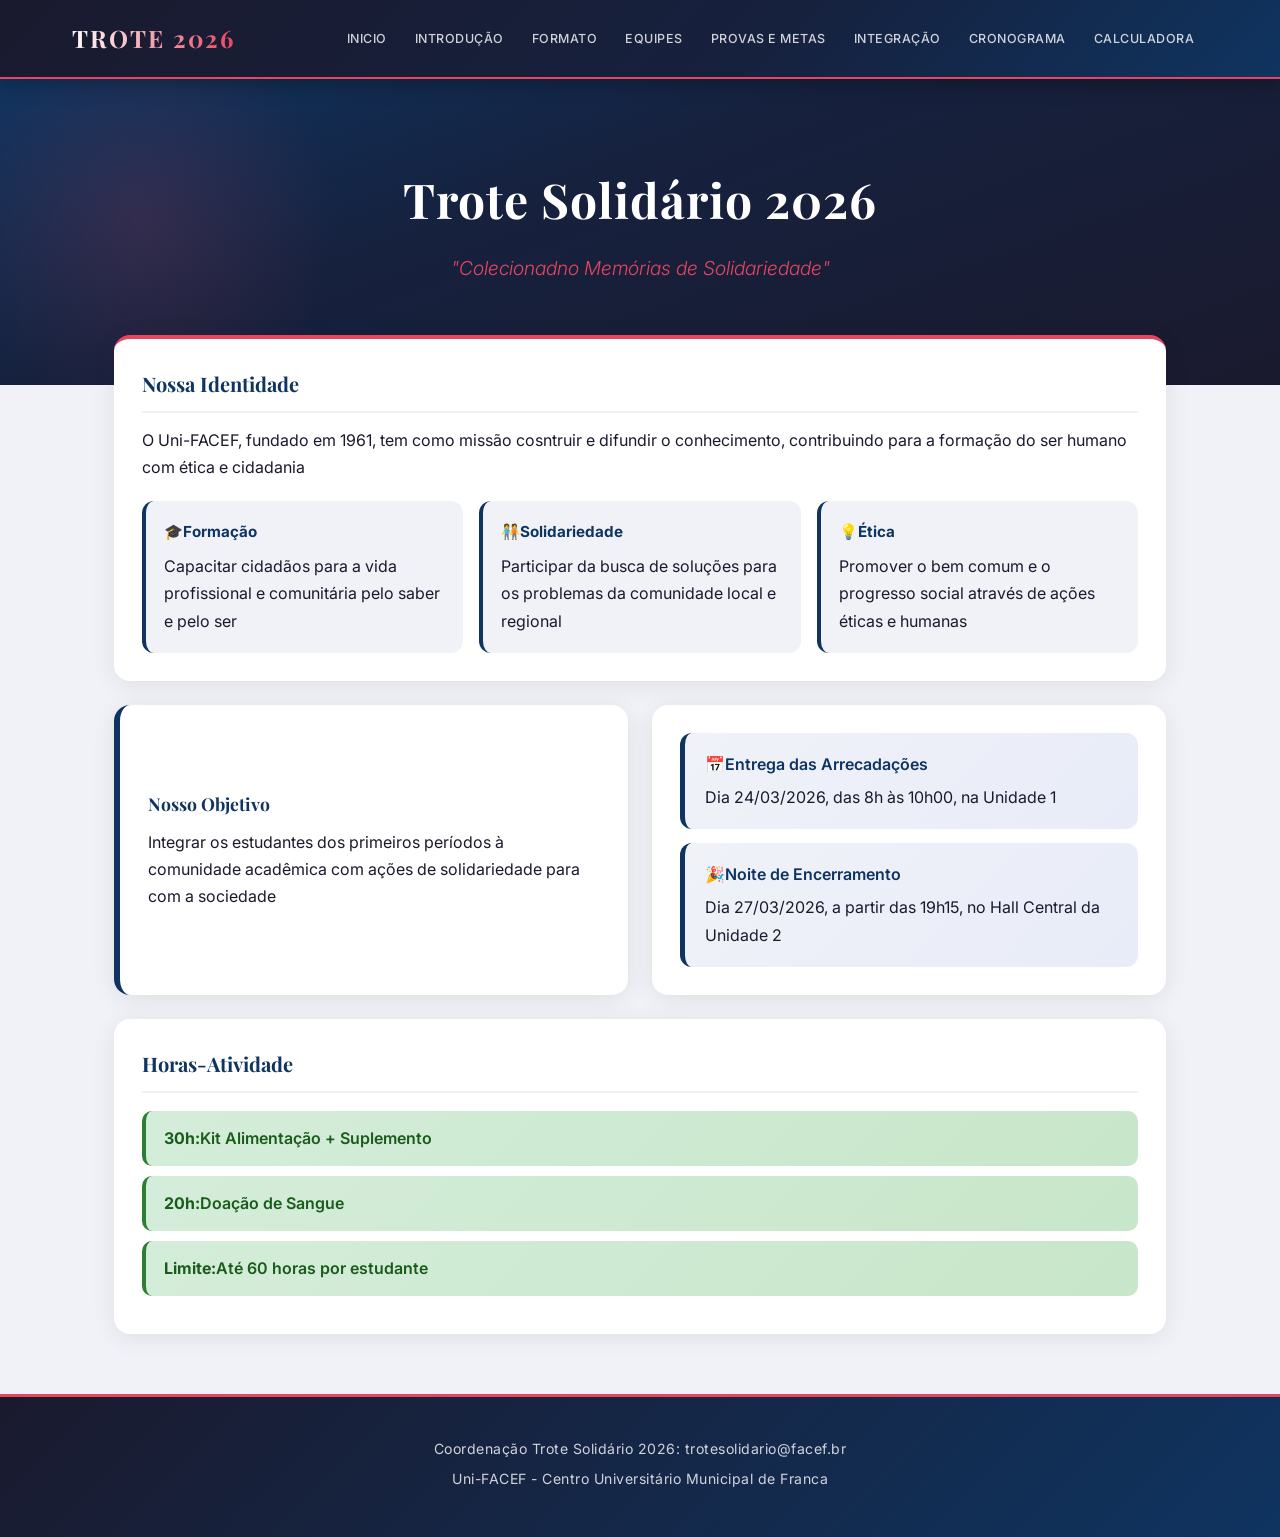
<file: index.html>
<!DOCTYPE html>
<html lang="pt-br">
    <head>
        <meta charset="UTF-8">
        <meta name="viewport" content="width=device-width, initial-scale=1.0">
        <title>Trote Solidário</title>
        <link rel="preconnect" href="https://fonts.googleapis.com">
    <link rel="preconnect" href="https://fonts.gstatic.com" crossorigin>
    <link rel="stylesheet" href="style.css">
    </head>
    <body>
        <nav class="menu"><!--Menu de navegação-->
            <div class="menu-container">
                <a href="index.html" class="menu-logo">TROTE 2026</a>
                <ul>
                    <li class="lista"><a href="index.html"> Inicio</a></li>
                    <li class="lista"><a href="introdução.html"> Introdução</a></li>
                    <li class="lista"><a href="formato.html"> Formato</a></li>
                    <li class="lista"><a href="equipes.html"> Equipes</a></li>
                    <li class="lista"><a href="provas.html"> Provas e Metas</a></li>
                    <li class="lista"><a href="integracao.html"> Integração</a></li>
                    <li class="lista"><a href="cronograma.html"> Cronograma</a></li>
                    <li class="lista"><a href="calculadora.html"> Calculadora</a></li>
                </ul>
            </div>
        </nav>
        <header class="cabecalho">
            <div class="cabecalho-container">
                <h1>Trote Solidário 2026</h1>
                <h2>"Colecionadno Memórias de Solidariedade"</h2>
            </div>
        </header>
        <main class="principal index-principal">
            <section class="missao-valores">
                <h3>Nossa Identidade</h3>
                <p>O Uni-FACEF, fundado em 1961, tem como missão cosntruir e difundir o 
                conhecimento, contribuindo para a formação do ser humano com ética e cidadania</p>
                <div class="pilares-container">
                    <div class="pilar">
                        <strong>🎓Formação</strong>
                        <p>Capacitar cidadãos para a vida profissional e comunitária pelo saber e pelo ser</p>
                    </div>
                    <div class="pilar">
                        <strong>🧑‍🤝‍🧑Solidariedade</strong>
                        <p>Participar da busca de soluções para os problemas da comunidade local e regional</p>
                    </div>
                    <div class="pilar">
                        <strong>💡Ética</strong>
                        <p>Promover o bem comum e o progresso social através de ações éticas e humanas</p>
                    </div>
                </div>

            </section>
            <section class="objetivo">
                <div>
                    <strong>Nosso Objetivo</strong>
                    <p>Integrar os estudantes dos primeiros períodos à comunidade acadêmica com ações de solidariedade para com a sociedade</p>
                </div>
            </section>
            <section class="arrecadacoes">
                <div class="encerramento">
                    <strong>📅Entrega das Arrecadações</strong>
                    <p>Dia 24/03/2026, das 8h às 10h00, na Unidade 1</p>
                </div>
                <div class="encerramento">
                    <strong>🎉Noite de Encerramento</strong>
                    <p>Dia 27/03/2026, a partir das 19h15, no Hall Central da Unidade 2</p>
                </div>
            </section>
            <section class="atividade-container">
                <strong class="hora">Horas-Atividade</strong>
                <div class="doacao">
                    <strong>30h:</strong>Kit Alimentação + Suplemento
                </div>
                <div class="doacao">
                    <strong>20h:</strong>Doação de Sangue
                </div>
                <div class="doacao">
                    <strong>Limite:</strong>Até 60 horas por estudante
                </div>
            </section>     
        </main>
        <footer>
            <p>Coordenação Trote Solidário 2026: trotesolidario@facef.br</p>
            <p>Uni-FACEF - Centro Universitário Municipal de Franca</p>
        </footer>
    </body>
</html>
</file>
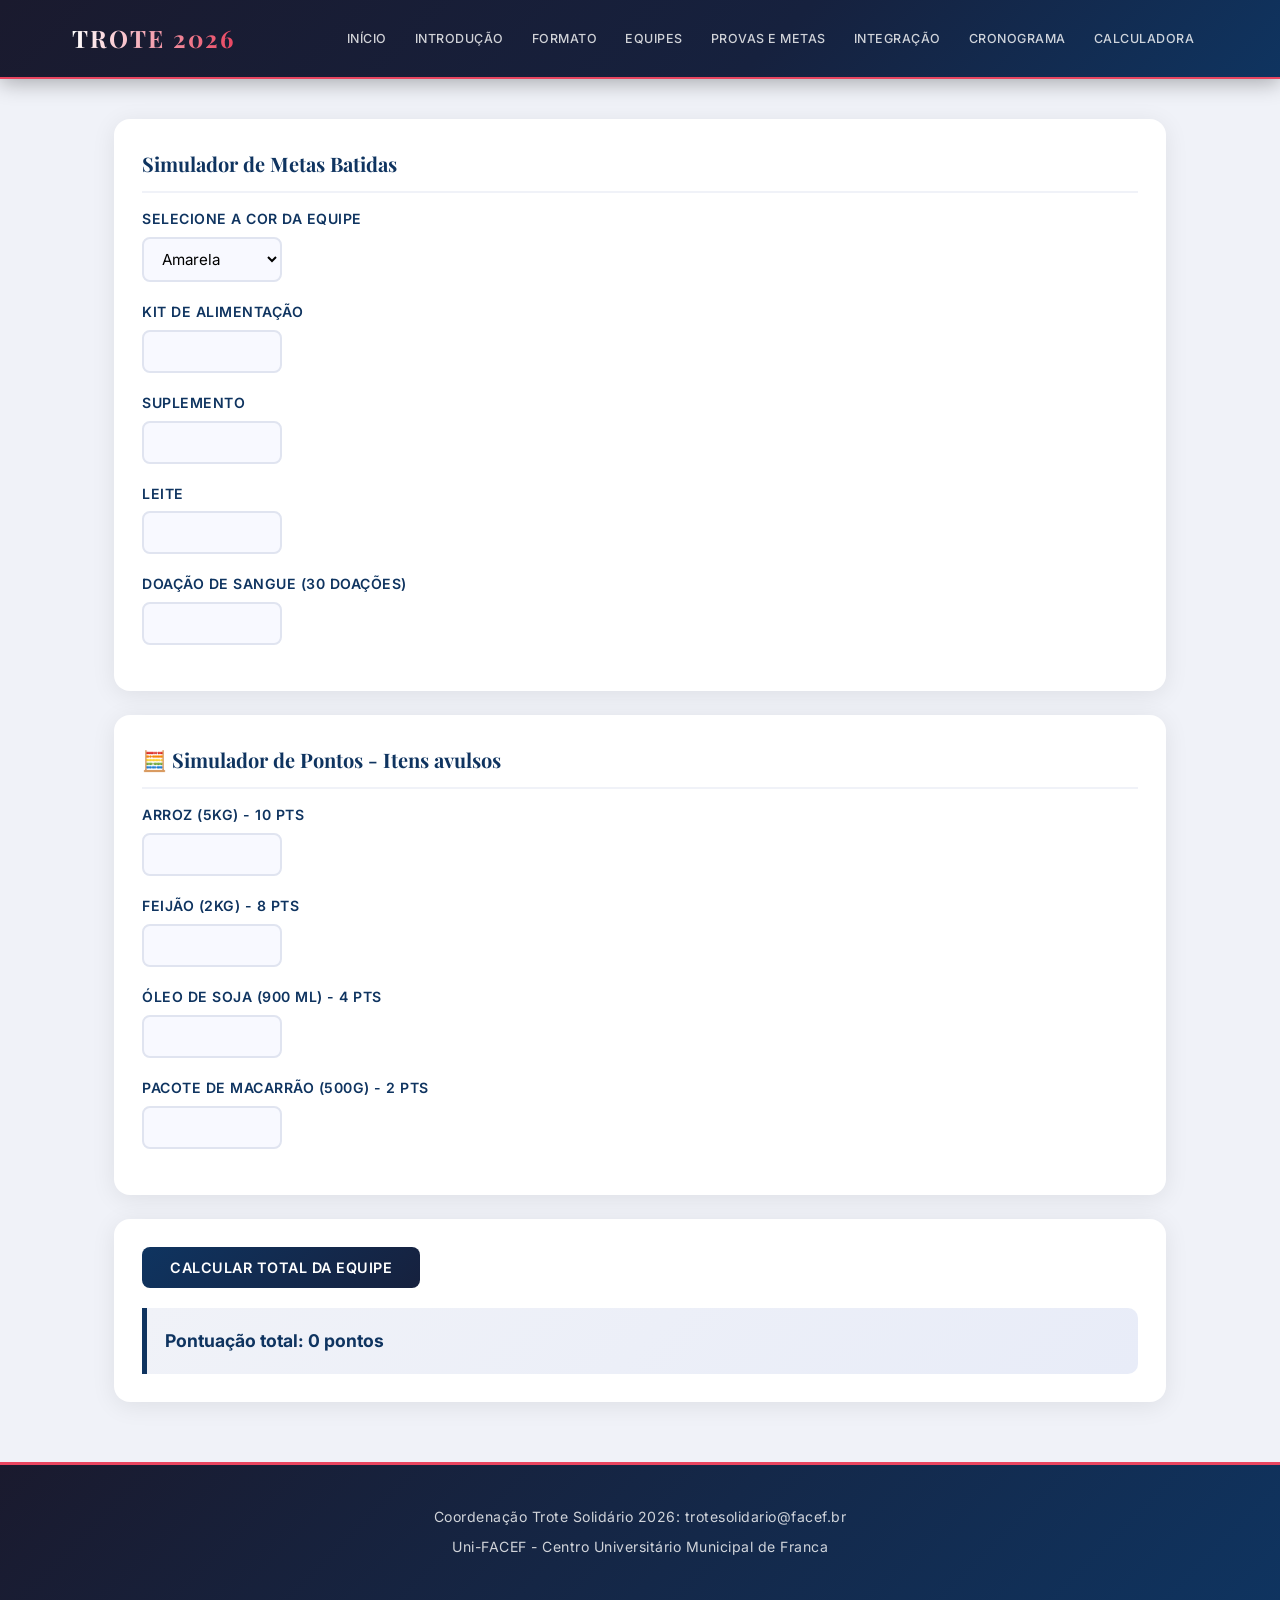
<file: calculadora.html>
<!DOCTYPE html>
<html lang="pt-br">
<head>
    <meta charset="UTF-8">
    <link rel="preconnect" href="https://fonts.googleapis.com">
    <link rel="preconnect" href="https://fonts.gstatic.com" crossorigin>
    <link rel="stylesheet" href="style.css">
    <script src="scripts.js"> </script>
    <title>Provas e Metas - Trote 2026</title>
</head>
<body>
    <nav class="menu"> <!-- Menu de navegação -->
            <div class="menu-container">
                <a href="index.html" class="menu-logo"> Trote 2026 </a>
                <ul>
                    <li class="lista"> <a href="index.html"> Início </a> </li>
                    <li class="lista"> <a href="introdução.html"> Introdução </a> </li>
                    <li class="lista"> <a href="formato.html"> Formato </a> </li>
                    <li class="lista"> <a href="equipes.html"> Equipes </a> </li>
                    <li class="lista"> <a href="provas.html"> Provas e Metas </a> </li>
                    <li class="lista"> <a href="integracao.html"> Integração </a> </li>
                    <li class="lista"> <a href="cronograma.html"> Cronograma </a> </li>
                    <li class="lista"> <a href="calculadora.html"> Calculadora </a> </li>
                </ul>
            </div>
    </nav>
    <main>
       <section>
            <h3> Simulador de Metas Batidas </h3>
            <div>
                <div class="form-group">
                    <label> Selecione a cor da equipe </label>
                    <select id="cor">
                        <option value="amarela"> Amarela </option>
                        <option value="cinza"> Cinza </option>
                        <option value="laranja"> Laranja </option>
                        <option value="marron"> Marron </option>
                        <option value="preta"> Preta </option>
                    </select>
                </div>
                <div class="form-group">
                    <label> Kit de alimentação </label> <!-- rótulo da caixa de entrada -->
                    <input type="number" id="kitAlimentacao" min="0"> <!-- caixa de entrada -->
                </div>
                <div class="form-group">
                    <label> Suplemento </label> <!-- rótulo da caixa de entrada -->
                    <input type="number" id="qtdeLatas" min="0"> <!-- caixa de entrada -->
                </div>  
                <div class="form-group">
                    <label> Leite </label> <!-- rótulo da caixa de entrada -->
                    <input type="number" id="qtdeLeite" min="0"> <!-- caixa de entrada -->
                </div>
                <div class="form-group">
                    <label> Doação de sangue (30 doações) </label> <!-- rótulo da caixa de entrada -->
                    <input type="number" id="qtdeDoacao" min="0"> <!-- caixa de entrada -->
                </div>  
            </div>
       </section> 
       <section>
        <h3> 🧮 Simulador de Pontos - Itens avulsos</h3>
        <div class="form-grid"> 
            <div class="form-group">
                <label> Arroz (5kg) - 10 pts </label> <!-- rótulo da caixa de entrada -->
                <input type="number" id="qtdeArroz" min="0"> <!-- caixa de entrada -->
            </div> 
            <div class="form-group">
                <label> Feijão (2kg) - 8 pts </label>
                <input type="number" id="qtdeFeijao" min="0">
            </div> 
            <div class="form-group">
                <label> Óleo de Soja (900 Ml) - 4 pts </label>
                <input type="number" id="qtdeOleo" min="0">
            </div>     
             <div class="form-group">
                <label> Pacote de macarrão (500g) - 2 pts </label>
                <input type="number" id="qtdeMacarrao" min="0">
            </div>      
        </div>
       </section>
       <section>
            <!-- quando este botão for clicado, a função calcular() será chamada no JavaScript -->
            <button onclick="calcular()"> Calcular Total da Equipe </button> 
            <div id="resultado" class="resultado-box">
                Pontuação total: 0 pontos
            </div>
       </section>
    </main>
    <footer>
        <p>Coordenação Trote Solidário 2026: trotesolidario@facef.br </p>
        <p>Uni-FACEF - Centro Universitário Municipal de Franca </p>
    </footer>
</body>
</html>
</file>
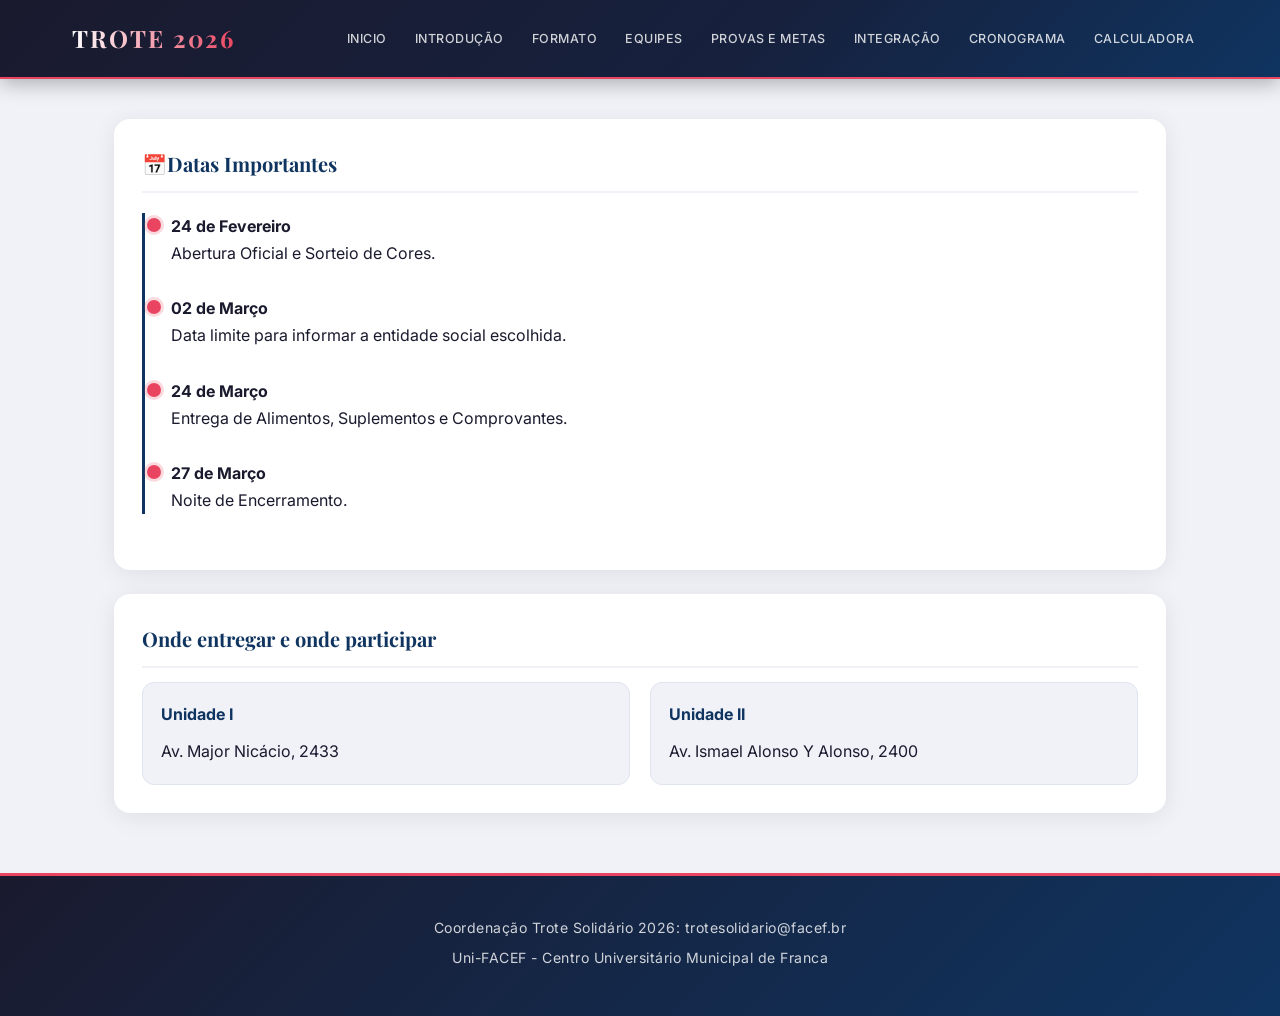
<file: cronograma.html>
<!DOCTYPE html>
<html lang="pt-br">
<head>
    <meta charset="UTF-8">
    <meta name="viewport" content="width=device-width, initial-scale=1.0">
    <link rel="preconnect" href="https://fonts.googleapis.com">
    <link rel="preconnect" href="https://fonts.gstatic.com" crossorigin>
    <link rel="stylesheet" href="style.css">
    <title>Cronograma</title>
</head>
<body>
    <nav class="menu"><!--Menu de navegação-->
            <div class="menu-container">
                <a href="index.html" class="menu-logo">TROTE 2026</a>
                <ul>
                    <li class="lista"><a href="index.html"> Inicio</a></li>
                    <li class="lista"><a href="introdução.html"> Introdução</a></li>
                    <li class="lista"><a href="formato.html"> Formato</a></li>
                    <li class="lista"><a href="equipes.html"> Equipes</a></li>
                    <li class="lista"><a href="provas.html"> Provas e Metas</a></li>
                    <li class="lista"><a href="integracao.html"> Integração</a></li>
                    <li class="lista"><a href="cronograma.html"> Cronograma</a></li>
                    <li class="lista"><a href="calculadora.html"> Calculadora</a></li>
                </ul>
            </div>
        </nav>
    <main>
        <section>
            <h3>📅Datas Importantes</h3>
            <div class="timeline">
                <div class="evento">
                    <strong>24 de Fevereiro</strong>
                    <p>Abertura Oficial e Sorteio de Cores.</p>
                </div>
                <div class="evento">
                    <strong>02 de Março</strong>
                    <p>Data limite para informar a entidade social escolhida.</p>
                </div>
                <div class="evento">
                    <strong>24 de Março</strong>
                    <p>Entrega de Alimentos, Suplementos e Comprovantes.</p>
                </div>
                <div class="evento">
                    <strong>27 de Março</strong>
                    <p>Noite de Encerramento.</p>
                </div>
            </div>
        </section>
        <section>
            <h3>Onde entregar e onde participar</h3>
            <div class="grid-locais">
                <div class="unidade">
                    <h4>Unidade I</h4>
                    <p>Av. Major Nicácio, 2433</p>
                </div>
                <div class="unidade">
                    <h4>Unidade II</h4>
                    <p>Av. Ismael Alonso Y Alonso, 2400</p>
                </div>
            </div>
        </section>
    </main>
    <footer>
        <p>Coordenação Trote Solidário 2026: trotesolidario@facef.br</p>
        <p>Uni-FACEF - Centro Universitário Municipal de Franca</p>
    </footer>

</body>
</html>
</file>
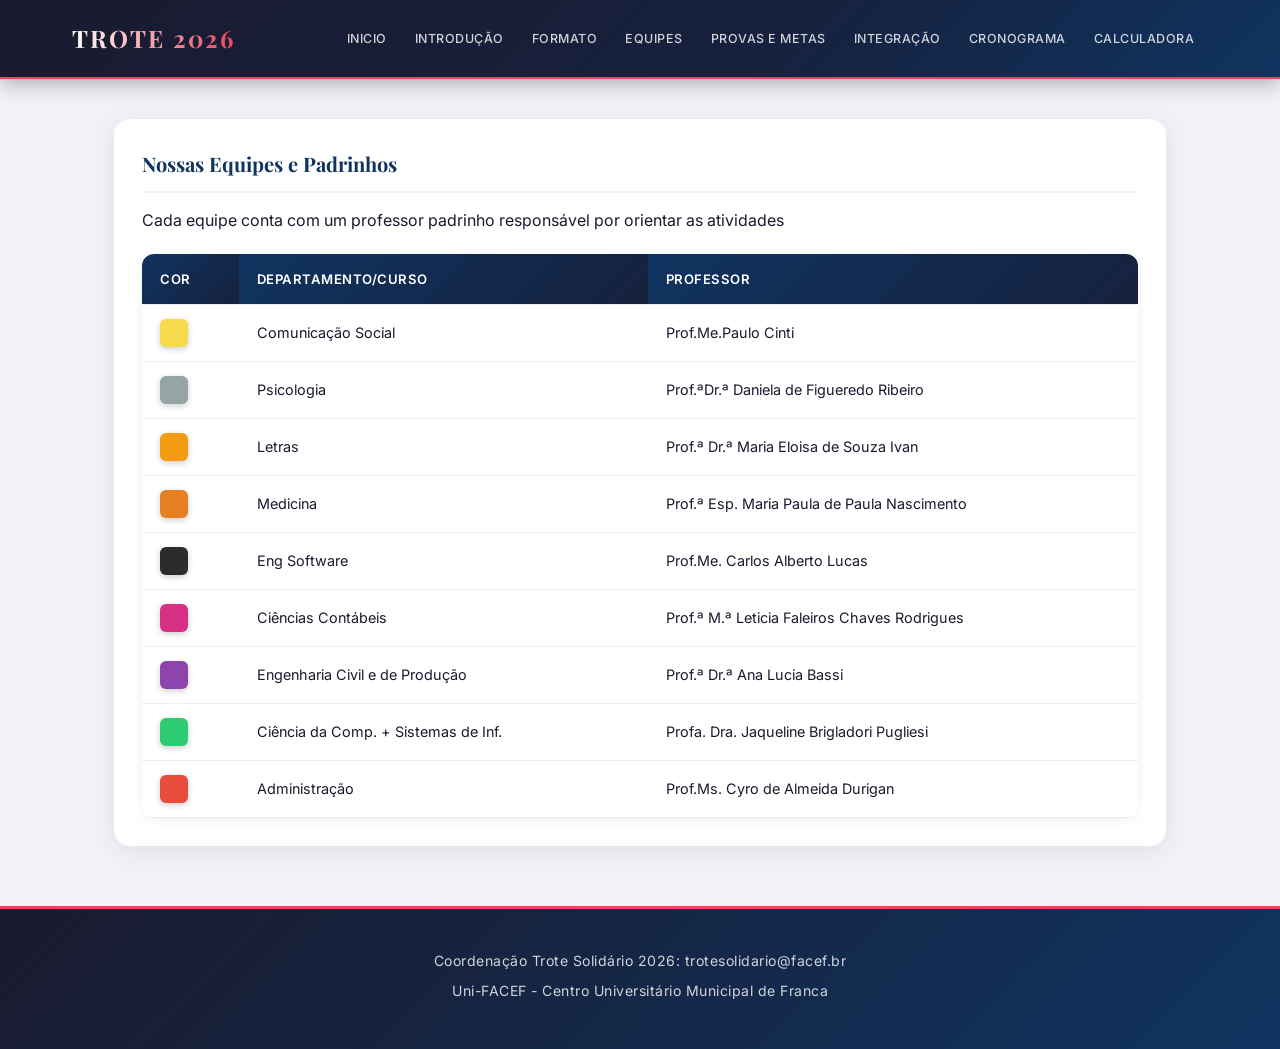
<file: equipes.html>
<!DOCTYPE html>
<html lang="en">
<head>
    <meta charset="UTF-8">
    <meta name="viewport" content="width=device-width, initial-scale=1.0">
    <link rel="preconnect" href="https://fonts.googleapis.com">
    <link rel="preconnect" href="https://fonts.gstatic.com" crossorigin>
    <link rel="stylesheet" href="style.css">
    <title>Equipes</title>
</head>
<body>
    <nav class="menu"><!--Menu de navegação-->
            <div class="menu-container">
                <a href="index.html" class="menu-logo">TROTE 2026</a>
                <ul>
                    <li class="lista"><a href="index.html"> Inicio</a></li>
                    <li class="lista"><a href="introdução.html"> Introdução</a></li>
                    <li class="lista"><a href="formato.html"> Formato</a></li>
                    <li class="lista"><a href="equipes.html"> Equipes</a></li>
                    <li class="lista"><a href="provas.html"> Provas e Metas</a></li>
                    <li class="lista"><a href="integracao.html"> Integração</a></li>
                    <li class="lista"><a href="cronograma.html"> Cronograma</a></li>
                    <li class="lista"><a href="calculadora.html"> Calculadora</a></li>
                </ul>
            </div>
        </nav>
        <main>
            <section class="lista-equipes">
                <h3>Nossas Equipes e Padrinhos</h3>
                <p>Cada equipe conta com um professor padrinho responsável por orientar as atividades</p>
                <table> <!--Tabela-->
                    <thead>
                        <tr>
                            <th>Cor</th><th>Departamento/Curso</th> <th>Professor</th>
                        </tr>
                    </thead>
                    <tbody>
                        <tr>
                            <td><div class="box-amarela"></div></td>
                            <td>Comunicação Social</td>
                            <td>Prof.Me.Paulo Cinti</td>
                        </tr>
                        <tr>
                            <td><div class="box-cinza"></div></td>
                            <td>Psicologia</td>
                            <td>Prof.ªDr.ª Daniela de Figueredo Ribeiro</td>
                        </tr>
                        <tr>
                            <td><div class="box-laranja"></div></td>
                            <td>Letras</td>
                            <td>Prof.ª Dr.ª Maria Eloisa de Souza Ivan</td>
                        </tr>
                        <tr>
                            <td><div class="box-lescuro"></div></td>
                            <td>Medicina</td>
                            <td>Prof.ª Esp. Maria Paula de Paula Nascimento</td>
                        </tr>
                        <tr>
                            <td><div class="box-preto"></div></td>
                            <td>Eng Software</td>
                            <td>Prof.Me. Carlos Alberto Lucas</td>
                        </tr>
                        <tr>
                            <td><div class="box-rosa"></div></td>
                            <td>Ciências Contábeis</td>
                            <td>Prof.ª M.ª Leticia Faleiros Chaves Rodrigues</td>
                        </tr>
                        <tr>
                            <td><div class="box-roxo"></div></td>
                            <td>Engenharia Civil e de Produção</td>
                            <td>Prof.ª Dr.ª Ana Lucia Bassi</td>
                        </tr>
                        <tr>
                            <td><div class="box-verde"></div></td>
                            <td>Ciência da Comp. + Sistemas de Inf.</td>
                            <td>Profa. Dra. Jaqueline Brigladori Pugliesi</td>
                        </tr>
                        <tr>
                            <td><div class="box-vermelho"></div></td>
                            <td>Administração</td>
                            <td>Prof.Ms. Cyro de Almeida Durigan</td>
                        </tr>
                    </tbody>
                </table>
            </section>
        </main>
        <footer>
            <p>Coordenação Trote Solidário 2026: trotesolidario@facef.br</p>
            <p>Uni-FACEF - Centro Universitário Municipal de Franca</p>
        </footer>
</body>
</html>
</file>
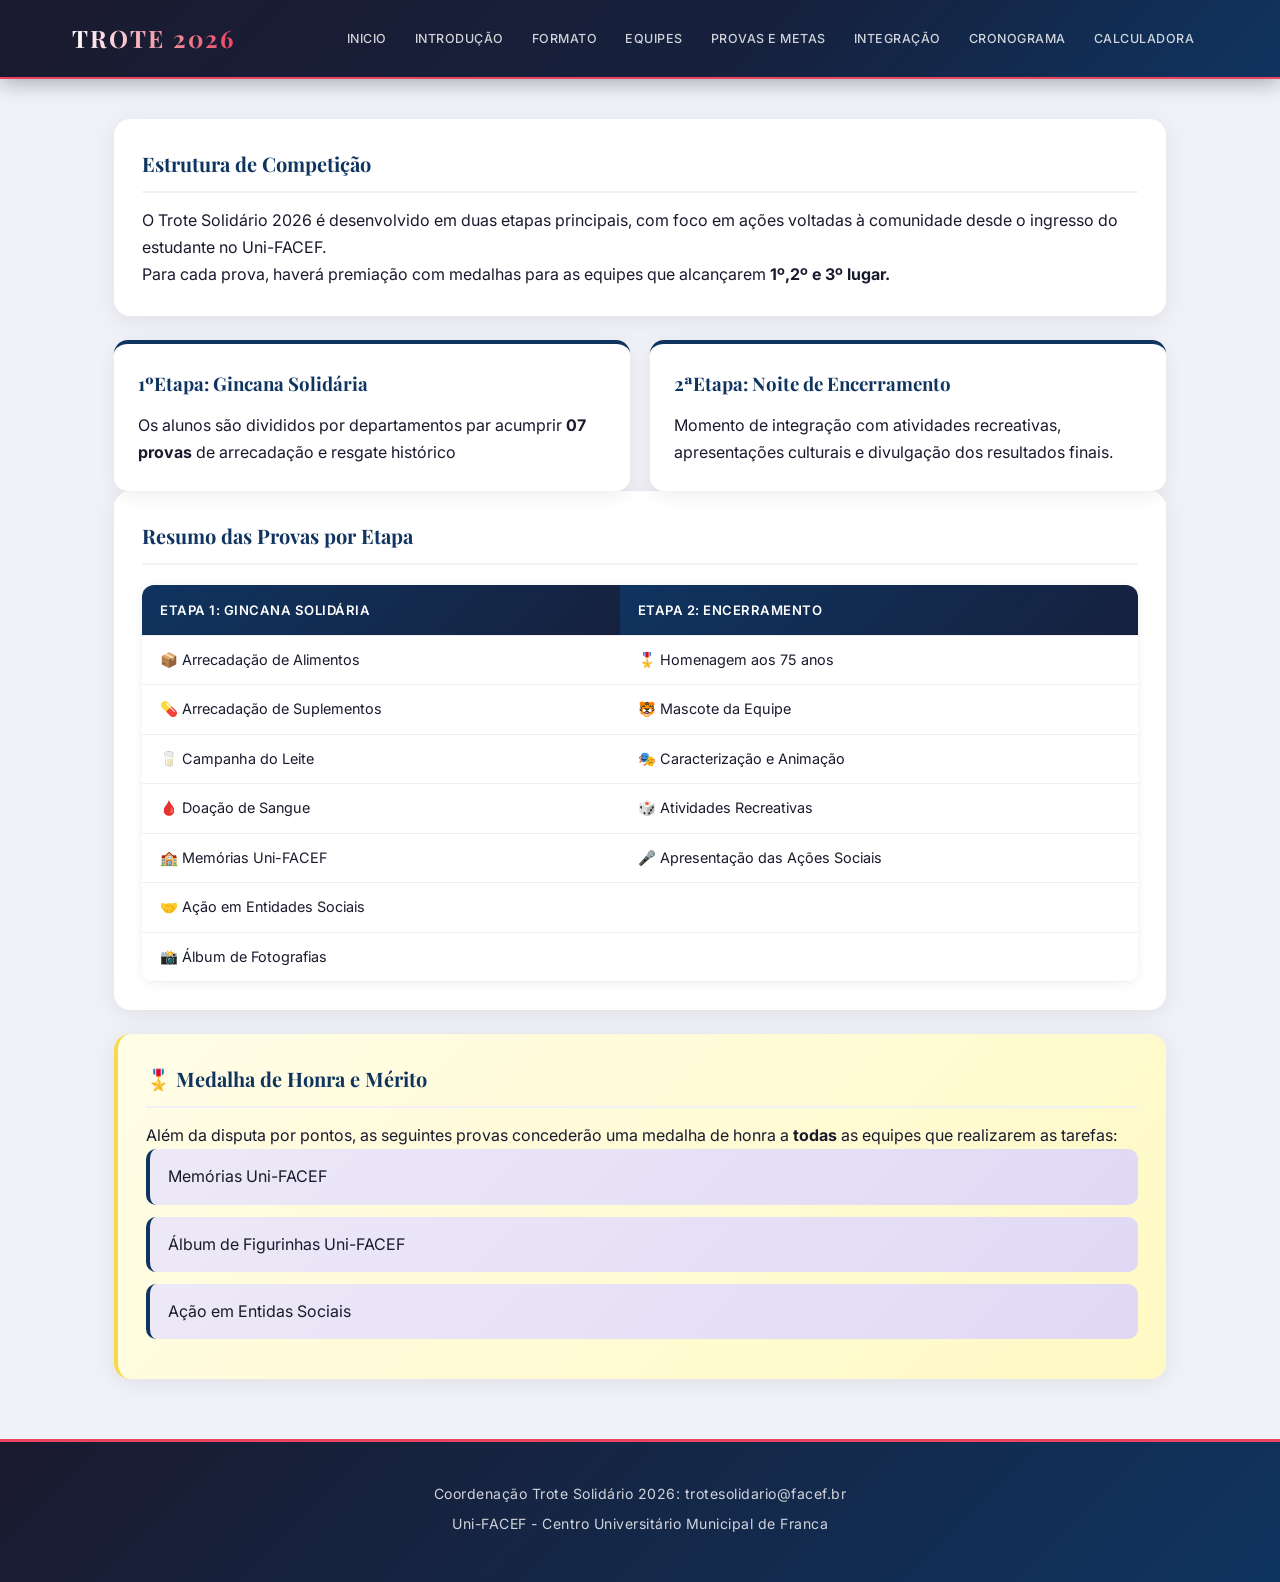
<file: formato.html>
<!DOCTYPE html>
<html lang="en">
<head>
    <meta charset="UTF-8">
    <meta name="viewport" content="width=device-width, initial-scale=1.0">
    <link rel="preconnect" href="https://fonts.googleapis.com">
    <link rel="preconnect" href="https://fonts.gstatic.com" crossorigin>
    <link rel="stylesheet" href="style.css">
    <title>Formato</title>
</head>
<body>
    <nav class="menu"><!--Menu de navegação-->
            <div class="menu-container">
                <a href="index.html" class="menu-logo">TROTE 2026</a>
                <ul>
                    <li class="lista"><a href="index.html"> Inicio</a></li>
                    <li class="lista"><a href="introdução.html"> Introdução</a></li>
                    <li class="lista"><a href="formato.html"> Formato</a></li>
                    <li class="lista"><a href="equipes.html"> Equipes</a></li>
                    <li class="lista"><a href="provas.html"> Provas e Metas</a></li>
                    <li class="lista"><a href="integracao.html"> Integração</a></li>
                    <li class="lista"><a href="cronograma.html"> Cronograma</a></li>
                    <li class="lista"><a href="calculadora.html"> Calculadora</a></li>
                </ul>
            </div>
        </nav>
    <main>
        <section>
            <h3>Estrutura de Competição</h3>
            <p>O Trote Solidário 2026 é desenvolvido em duas etapas principais, com foco em ações voltadas à comunidade desde o ingresso do estudante no Uni-FACEF.</p>
            <p>Para cada prova, haverá premiação com medalhas para as equipes que alcançarem <strong>1º,2º e 3º lugar.</strong></p>
        </section>
        <div class="grid-formato">
            <div class="etapa">
                <h3>1ºEtapa: Gincana Solidária</h3>
                <p>Os alunos são divididos por departamentos par acumprir <strong>07 provas</strong> de arrecadação e resgate histórico</p>
            </div>
            <div class="etapa">
                <h3>2ªEtapa: Noite de Encerramento</h3>
                <p>Momento de integração com atividades recreativas, apresentações culturais e divulgação dos resultados finais.</p>
            </div>
           
        </div>
        <section>
            <h3>Resumo das Provas por Etapa</h3>
            <table class="tabela-etapas">
                <thead>
                    <tr>
                        <th>ETAPA 1: GINCANA SOLIDÁRIA</th>
                        <th>ETAPA 2: ENCERRAMENTO</th>
                    </tr>
                </thead>
                <tbody>
                    <tr>
                        <td>📦 Arrecadação de Alimentos</td>
                        <td>🎖️ Homenagem aos 75 anos</td>
                    </tr>

                    <tr>
                        <td>💊 Arrecadação de Suplementos</td>
                        <td>🐯 Mascote da Equipe</td>
                    </tr>

                    <tr>
                        <td>🥛 Campanha do Leite</td>
                        <td>🎭 Caracterização e Animação</td>
                    </tr>

                    <tr>
                        <td>🩸 Doação de Sangue</td>
                        <td>🎲 Atividades Recreativas</td>
                    </tr>

                    <tr>
                        <td>🏫 Memórias Uni-FACEF</td>
                        <td>🎤 Apresentação das Ações Sociais</td>
                    </tr>

                    <tr>
                        <td>🤝 Ação em Entidades Sociais</td>
                        <td></td>
                    </tr>

                    <tr>
                        <td>📸 Álbum de Fotografias</td>
                        <td></td>
                    </tr>
                </tbody>
            </table>
        </section>
        <section class="honra">
            <h3>🎖️ Medalha de Honra e Mérito</h3>
            <p>Além da disputa por pontos, as seguintes provas concederão uma medalha de honra a <strong>todas</strong> as equipes que realizarem as tarefas:</p>
            <ul class="lista-medalha">
                <li>Memórias Uni-FACEF</li>
                <li>Álbum de Figurinhas Uni-FACEF</li>
                <li>Ação em Entidas Sociais</li>
            </ul>
        </section>
    </main>
    <footer>
        <p>Coordenação Trote Solidário 2026: trotesolidario@facef.br</p>
        <p>Uni-FACEF - Centro Universitário Municipal de Franca</p>
    </footer>
</body>
</html>
</file>
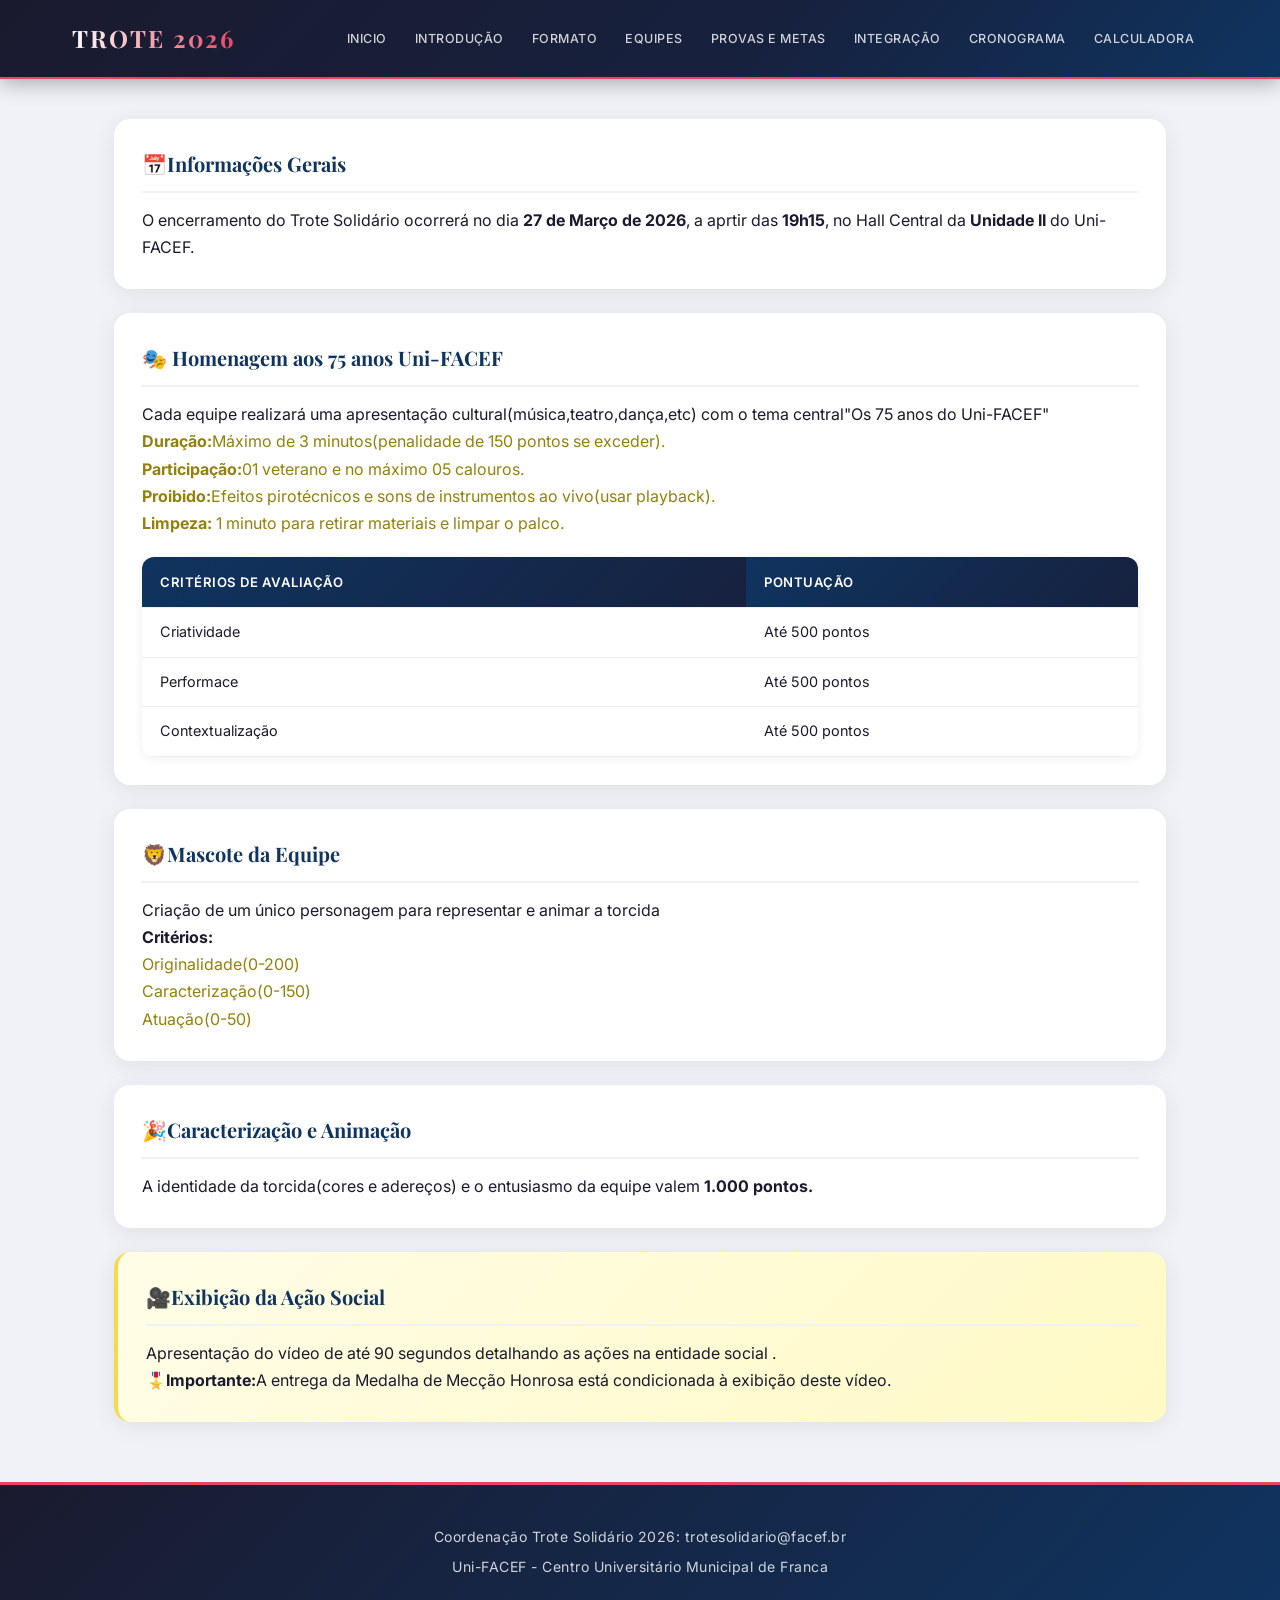
<file: integracao.html>
<!DOCTYPE html>
<html lang="en">
<head>
    <meta charset="UTF-8">
    <meta name="viewport" content="width=device-width, initial-scale=1.0">
    <link rel="preconnect" href="https://fonts.googleapis.com">
    <link rel="preconnect" href="https://fonts.gstatic.com" crossorigin>
    <link rel="stylesheet" href="style.css">
    <title>Integração</title>
</head>
<body>
    <nav class="menu"><!--Menu de navegação-->
            <div class="menu-container">
                <a href="index.html" class="menu-logo">TROTE 2026</a>
                <ul>
                    <li class="lista"><a href="index.html"> Inicio</a></li>
                    <li class="lista"><a href="introdução.html"> Introdução</a></li>
                    <li class="lista"><a href="formato.html"> Formato</a></li>
                    <li class="lista"><a href="equipes.html"> Equipes</a></li>
                    <li class="lista"><a href="provas.html"> Provas e Metas</a></li>
                    <li class="lista"><a href="integracao.html"> Integração</a></li>
                    <li class="lista"><a href="cronograma.html"> Cronograma</a></li>
                    <li class="lista"><a href="calculadora.html"> Calculadora</a></li>
                </ul>
            </div>
        </nav>
        <main>
            <section>
                <h3>📅Informações Gerais</h3>
                <p>O encerramento do Trote Solidário ocorrerá no dia <strong>27 de Março de 2026</strong>, a aprtir das <strong>19h15</strong>, no Hall Central da <strong>Unidade II</strong> do Uni-FACEF.</p>
            </section>
            <section>
                <h3>🎭 Homenagem aos 75 anos Uni-FACEF</h3>
                <p>Cada equipe realizará uma apresentação cultural(música,teatro,dança,etc) com o tema central"Os 75 anos do Uni-FACEF"</p>
                <ul class="cor-amarelo">
                    <li><strong>Duração:</strong>Máximo de 3 minutos(penalidade de 150 pontos se exceder).</li>
                    <li><strong>Participação:</strong>01 veterano e no máximo 05 calouros.</li>
                    <li><strong>Proibido:</strong>Efeitos pirotécnicos e sons de instrumentos ao vivo(usar playback).</li>
                    <li><strong>Limpeza:</strong> 1 minuto para retirar materiais e limpar o palco.</li>
                </ul>
                <table class="tabela-etapas">
                <thead>
                    <tr>
                        <th>CRITÉRIOS DE AVALIAÇÃO</th><th>PONTUAÇÃO</th>
                    </tr>
                </thead>
                <tbody>
                    <tr>
                        <td>Criatividade</td><td>Até 500 pontos</td>
                    </tr>
                    <tr>
                        <td>Performace</td><td>Até 500 pontos</td>
                    </tr>
                    <tr>
                        <td>Contextualização</td><td>Até 500 pontos</td>
                    </tr>
                </tbody>
            </table>
            </section>
            <section>
                <h3>🦁Mascote da Equipe</h3>
                <p>Criação de um único personagem para representar e animar a torcida</p>
                <strong>Critérios:</strong>
                <ul class="cor-amarelo">
                    <li>Originalidade(0-200)</li>
                    <li>Caracterização(0-150)</li>
                    <li>Atuação(0-50)</li>
                </ul>
            </section>
            <section>
                <h3>🎉Caracterização e Animação</h3>
                <p>A identidade da torcida(cores e adereços) e o entusiasmo da equipe valem <strong>1.000 pontos.</strong></p>
            </section>
            <section class="honra">
                <h3>🎥Exibição da Ação Social</h3>
                <p>Apresentação do vídeo de até 90 segundos detalhando as ações na entidade social .</p>
                <p><strong>🎖️Importante:</strong>A entrega da Medalha de Mecção Honrosa está condicionada à exibição deste vídeo.</p>
            </section>
        </main>
    <footer>
        <p>Coordenação Trote Solidário 2026: trotesolidario@facef.br</p>
        <p>Uni-FACEF - Centro Universitário Municipal de Franca</p>
    </footer>
</body>
</html>
</file>
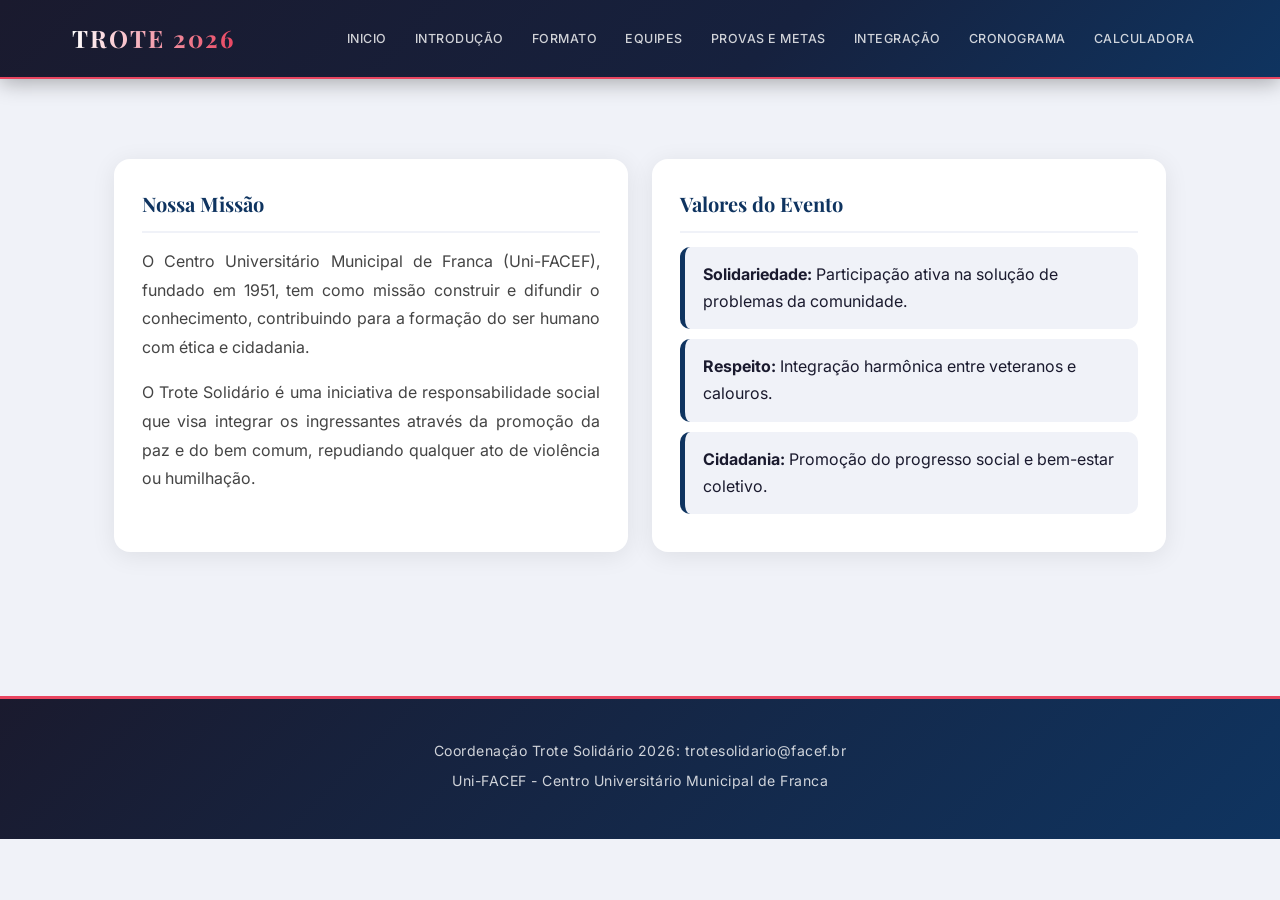
<file: introdução.html>
<!DOCTYPE html>
<html lang="en">
<head>
    <meta charset="UTF-8">
    <meta name="viewport" content="width=device-width, initial-scale=1.0">
    <link rel="preconnect" href="https://fonts.googleapis.com">
    <link rel="preconnect" href="https://fonts.gstatic.com" crossorigin>
    <link rel="stylesheet" href="style.css">
    <title>Introdução</title>
</head>
<body>
    <nav class="menu"><!--Menu de navegação-->
        <div class="menu-container">
            <a href="index.html" class="menu-logo">TROTE 2026</a>
            <ul>
                <li class="lista"><a href="index.html"> Inicio</a></li>
                <li class="lista"><a href="introdução.html"> Introdução</a></li>
                <li class="lista"><a href="formato.html"> Formato</a></li>
                <li class="lista"><a href="equipes.html"> Equipes</a></li>
                <li class="lista"><a href="provas.html"> Provas e Metas</a></li>
                <li class="lista"><a href="integracao.html"> Integração</a></li>
                <li class="lista"><a href="cronograma.html"> Cronograma</a></li>
                <li class="lista"><a href="calculadora.html"> Calculadora</a></li>
            </ul>
         </div>
    </nav>
    <main class="principal">
        <section class="texto-introducao">
            <div>
                <h1>Nossa Missão</h1>
                <p> O Centro Universitário Municipal de Franca (Uni-FACEF), fundado em 1951, 
                tem como missão construir e difundir o conhecimento, contribuindo para a 
                formação do ser humano com ética e cidadania.</p>
                <p> O Trote Solidário é uma iniciativa de responsabilidade social que visa integrar 
                os ingressantes através da promoção da paz e do bem comum, repudiando qualquer 
                ato de violência ou humilhação.</p>
            </div>
        </section>
        <section class="texto-introducao">
            <div>
                <h1>Valores do Evento</h1>
                <ul class="lista-valores">
                    <li><strong>Solidariedade:</strong> Participação ativa na solução de problemas da comunidade.</li>
                    <li><strong>Respeito:</strong> Integração harmônica entre veteranos e calouros.</li>
                    <li><strong>Cidadania:</strong> Promoção do progresso social e bem-estar coletivo.</li>
                </ul>
            </div>
        </section>
            
                
    </main>
    <footer>
        <p>Coordenação Trote Solidário 2026: trotesolidario@facef.br</p>
        <p>Uni-FACEF - Centro Universitário Municipal de Franca</p>
     </footer>
</body>
</html>
</file>
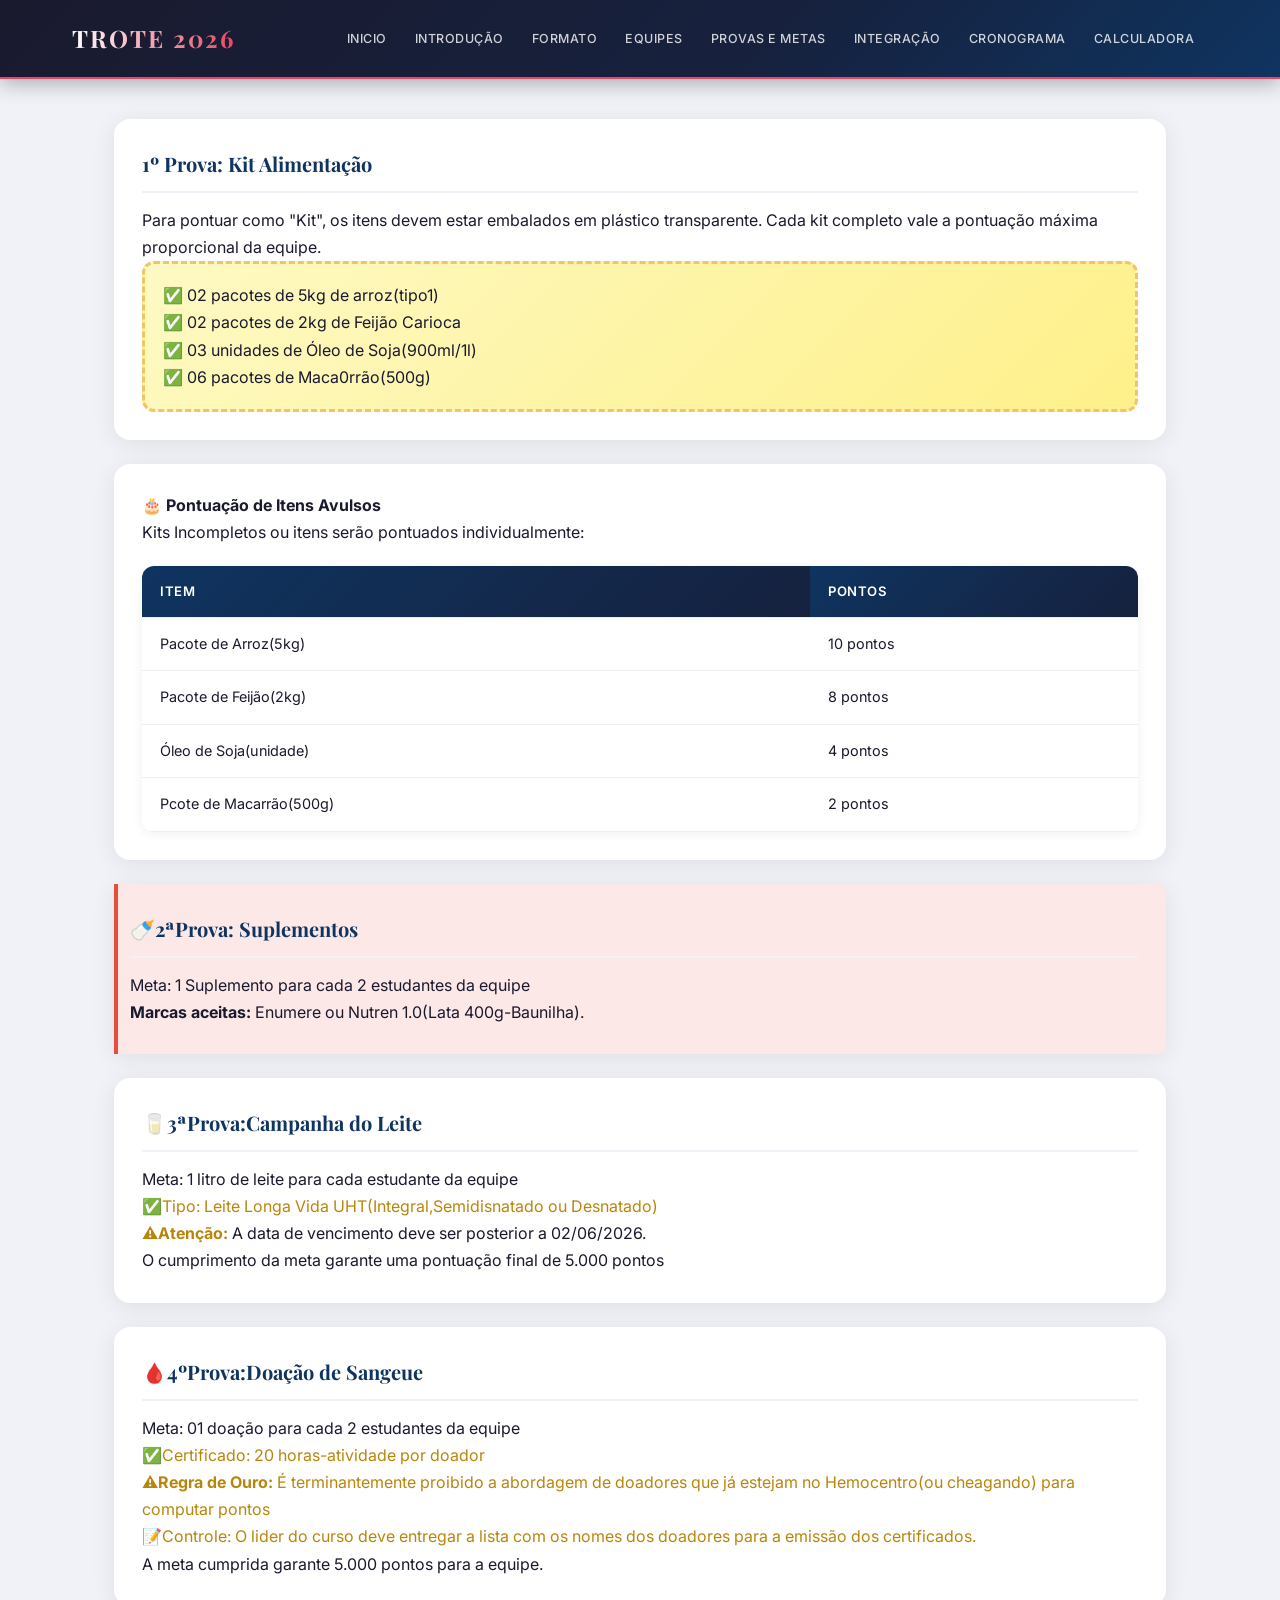
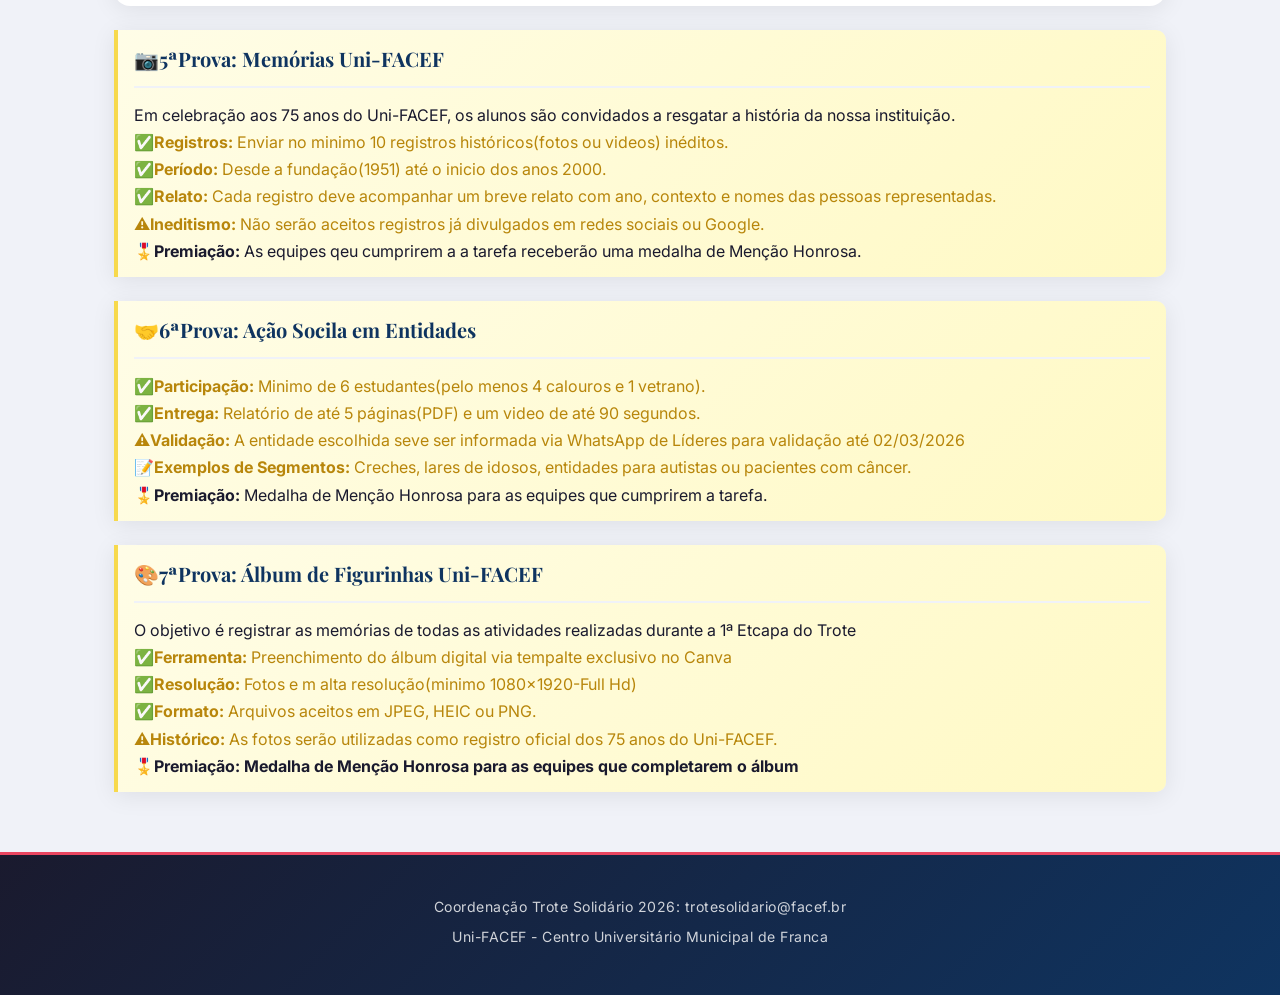
<file: provas.html>
<!DOCTYPE html>
<html lang="en">
<head>
    <meta charset="UTF-8">
    <meta name="viewport" content="width=device-width, initial-scale=1.0">
    <link rel="preconnect" href="https://fonts.googleapis.com">
    <link rel="preconnect" href="https://fonts.gstatic.com" crossorigin>
    <link rel="stylesheet" href="style.css">
    <title>Provas e Metas</title>
</head>
<body>
    <nav class="menu"><!--Menu de navegação-->
            <div class="menu-container">
                <a href="index.html" class="menu-logo">TROTE 2026</a>
                <ul>
                    <li class="lista"><a href="index.html"> Inicio</a></li>
                    <li class="lista"><a href="introdução.html"> Introdução</a></li>
                    <li class="lista"><a href="formato.html"> Formato</a></li>
                    <li class="lista"><a href="equipes.html"> Equipes</a></li>
                    <li class="lista"><a href="provas.html"> Provas e Metas</a></li>
                    <li class="lista"><a href="integracao.html"> Integração</a></li>
                    <li class="lista"><a href="cronograma.html"> Cronograma</a></li>
                    <li class="lista"><a href="calculadora.html"> Calculadora</a></li>
                </ul>
            </div>
        </nav>
        <main>
            <section>
                <h3>1º Prova: Kit Alimentação</h3>
                <p>Para pontuar como "Kit", os itens devem estar embalados em plástico transparente. Cada kit completo vale a pontuação máxima proporcional da equipe. </p>
                <ul class="lista-doacao">
                    <li>✅ 02 pacotes de 5kg de arroz(tipo1)</li>
                    <li>✅ 02 pacotes de 2kg de Feijão Carioca</li>
                    <li>✅ 03 unidades de Óleo de Soja(900ml/1l)</li>
                    <li>✅ 06 pacotes de Maca0rrão(500g)</li>
                </ul>
                
            </section>
            <section>
                <strong>🎂 Pontuação de Itens Avulsos</strong>
                <p>Kits Incompletos ou itens serão pontuados individualmente: </p>
                <table>
                    <thead>
                        <tr>
                            <th>ITEM</th><th>PONTOS</th>
                        </tr>
                    </thead>
                    <tbody>
                        <tr>
                            <td>Pacote de Arroz(5kg)</td><td>10 pontos</td>

                        </tr>
                        <tr>
                            <td>Pacote de Feijão(2kg)</td><td>8 pontos</td>
                        </tr>
                        <tr>
                            <td>Óleo de Soja(unidade)</td><td>4 pontos</td>
                        </tr>
                        <tr> 
                            <td>Pcote de Macarrão(500g)</td> <td>2 pontos</td>
                        </tr>
                    </tbody>
                </table>
            </section>
            <section class="sup">
                <div>
                    <h3>🍼2ªProva: Suplementos</h3>
                    <p>Meta: 1 Suplemento para cada 2 estudantes da equipe</p>
                    <strong>Marcas aceitas:</strong> Enumere ou Nutren 1.0(Lata 400g-Baunilha).
                </div>
            </section>
            <section>
                <h3>🥛3ªProva:Campanha do Leite</h3>
                <p>Meta: 1 litro de leite para cada estudante da equipe</p>
                <p class="amarelo">✅Tipo: Leite Longa Vida UHT(Integral,Semidisnatado ou Desnatado)</p>
                <strong class="amarelo">⚠️Atenção: </strong>A data de vencimento deve ser posterior a 02/06/2026.
                <p>O cumprimento da meta garante uma pontuação final de 5.000 pontos</p>
            </section>
            <section>
                <h3>🩸4ºProva:Doação de Sangeue</h3>
                <p>Meta: 01 doação para cada 2 estudantes da equipe</p>
                <p class="amarelo">✅Certificado: 20 horas-atividade por doador</p>
               <p class="amarelo"><strong>⚠️Regra de Ouro: </strong>É terminantemente proibido a abordagem de doadores que já estejam no Hemocentro(ou cheagando) para computar pontos</p>
                <p class="amarelo">📝Controle: O lider do curso deve entregar a lista com os nomes dos doadores para a emissão dos certificados.</p>
                <p>A meta cumprida garante 5.000 pontos para a equipe.</p>
            </section>
            <section class="amarelo-container">
                <div>
                    <h3>📷5ªProva: Memórias Uni-FACEF</h3>
                    <p>Em celebração aos 75 anos do Uni-FACEF, os alunos são convidados a resgatar a história da nossa instituição.</p>
                    <p class="amarelo"><strong>✅Registros: </strong> Enviar no minimo 10 registros históricos(fotos ou videos) inéditos.</p>
                    <p class="amarelo"><strong>✅Período: </strong>Desde a fundação(1951) até o inicio dos anos 2000.</p>
                    <p class="amarelo"><strong>✅Relato: </strong>Cada registro deve acompanhar um breve relato com ano, contexto e nomes das pessoas representadas.</p>
                    <p class="amarelo"><strong>⚠️Ineditismo: </strong>Não serão aceitos registros já divulgados em redes sociais ou Google.</p>
                    <p><strong>🎖️Premiação: </strong>As equipes qeu cumprirem a a tarefa receberão uma medalha de Menção Honrosa.</p>
                </div>
            </section>
            <section class="amarelo-container">
                <div>
                    <h3>🤝6ªProva: Ação Socila em Entidades</h3>
                    <p class="amarelo"><strong>✅Participação: </strong>Minimo de 6 estudantes(pelo menos 4 calouros e 1 vetrano).</p>
                    <p class="amarelo"><strong>✅Entrega: </strong>Relatório de até 5 páginas(PDF) e um video de até 90 segundos.</p>
                    <p class="amarelo"><strong>⚠️Validação: </strong>A entidade escolhida seve ser informada via WhatsApp de Líderes para validação até 02/03/2026</p>
                    <p class="amarelo"><strong>📝Exemplos de Segmentos: </strong>Creches, lares de idosos, entidades para autistas ou pacientes com câncer.</p>
                    <p><strong>🎖️Premiação: </strong>Medalha de Menção Honrosa para as equipes que cumprirem a tarefa.</p>
                </div>
            </section>
            <section class="amarelo-container">
                <div>
                    <h3>🎨7ªProva: Álbum de Figurinhas Uni-FACEF</h3>
                    <p>O objetivo é registrar as memórias de todas as atividades realizadas durante a 1ª Etcapa do Trote</p>
                    <p class="amarelo"><strong>✅Ferramenta: </strong>Preenchimento do álbum digital via tempalte exclusivo no Canva</p>
                    <p class="amarelo"><strong>✅Resolução: </strong>Fotos e m alta resolução(minimo 1080x1920-Full Hd)</p>
                    <p class="amarelo"><strong>✅Formato: </strong>Arquivos aceitos em JPEG, HEIC ou PNG.</p>
                    <p class="amarelo"><strong>⚠️Histórico: </strong>As fotos serão utilizadas como registro oficial dos 75 anos do Uni-FACEF.</p>
                    <p><strong>🎖️Premiação: Medalha de Menção Honrosa para as equipes que completarem o álbum</strong></p>
                </div>
            </section>
        </main>
        <footer>
            <p>Coordenação Trote Solidário 2026: trotesolidario@facef.br</p>
            <p>Uni-FACEF - Centro Universitário Municipal de Franca</p>
        </footer>
</body>
</html>
</file>
<file: style.css>
@import url('https://fonts.googleapis.com/css2?family=Inter:wght@300;400;500;600;700&family=Playfair+Display:wght@700&display=swap');

/* ── Reset & Base ── */
*, *::before, *::after { box-sizing: border-box; margin: 0; padding: 0; }

body {
    font-family: 'Inter', sans-serif;
    background: #f0f2f8;
    color: #1a1a2e;
    line-height: 1.7;
}

/* ── Menu ── */
.menu {
    background: linear-gradient(135deg, #1a1a2e 0%, #16213e 60%, #0f3460 100%);
    padding: 0;
    position: sticky;
    top: 0;
    z-index: 1000;
    box-shadow: 0 4px 20px rgba(0,0,0,0.3);
    border-bottom: 2px solid #e94560;
}

.menu-container {
    max-width: 1200px;
    margin: 0 auto;
    display: flex;
    align-items: center;
    justify-content: space-between;
    padding: 0 32px;
}

.menu-logo {
    color: #ffffff;
    text-decoration: none;
    font-family: 'Playfair Display', serif;
    font-weight: 700;
    font-size: 1.5rem;
    letter-spacing: 2px;
    padding: 18px 0;
    text-transform: uppercase;
    background: linear-gradient(90deg, #fff, #e94560);
    -webkit-background-clip: text;
    -webkit-text-fill-color: transparent;
}

nav ul {
    display: flex;
    list-style: none;
    gap: 0;
    margin: 0;
    padding: 0;
}

.lista {
    list-style: none;
    margin: 0;
    cursor: pointer;
    font-size: 0.82rem;
    font-weight: 500;
    letter-spacing: 0.5px;
}

nav ul li a {
    color: rgba(255,255,255,0.8);
    text-decoration: none;
    transition: all 0.25s;
    padding: 20px 14px;
    display: block;
    text-transform: uppercase;
    font-size: 0.78rem;
}

nav ul li a:hover {
    color: #e94560;
    background: rgba(233,69,96,0.08);
}

/* ── Cabeçalho ── */
.cabecalho {
    background: linear-gradient(160deg, #0f3460 0%, #16213e 40%, #1a1a2e 100%);
    color: white;
    padding: 80px 20px 100px;
    text-align: center;
    position: relative;
    overflow: hidden;
}

.cabecalho::before {
    content: '';
    position: absolute;
    top: -60px; left: -60px;
    width: 400px; height: 400px;
    background: radial-gradient(circle, rgba(233,69,96,0.15) 0%, transparent 70%);
    border-radius: 50%;
}

.cabecalho-container { position: relative; z-index: 1; }

.cb-logo {
    width: 100px; height: 100px;
    object-fit: cover;
    border-radius: 50%;
    border: 3px solid #e94560;
    margin-bottom: 20px;
    box-shadow: 0 0 30px rgba(233,69,96,0.4);
}

.cabecalho h1 {
    font-family: 'Playfair Display', serif;
    font-size: 3rem;
    margin-bottom: 12px;
    letter-spacing: 1px;
}

.cabecalho h2 {
    font-weight: 300;
    font-style: italic;
    color: #e94560;
    font-size: 1.2rem;
}

/* ── Principal (grid 2 col) ── */
.principal {
    max-width: 1100px;
    margin: -50px auto 60px;
    padding: 0 24px;
    position: relative;
    z-index: 2;
    display: grid;
    grid-template-columns: 1fr 1fr;
    gap: 24px;
}

/* ── Sections genéricas ── */
section {
    background: white;
    border-radius: 16px;
    box-shadow: 0 4px 24px rgba(0,0,0,0.08);
    padding: 28px;
    margin: 0;
    width: auto;
    transition: transform 0.2s, box-shadow 0.2s;
}

section:hover {
    transform: translateY(-3px);
    box-shadow: 0 8px 32px rgba(0,0,0,0.12);
}

section h3, section h1 {
    font-family: 'Playfair Display', serif;
    color: #0f3460;
    font-size: 1.25rem;
    margin-bottom: 14px;
    padding-bottom: 10px;
    border-bottom: 2px solid #f0f2f8;
}

/* ── Missão-valores (full width) ── */
.missao-valores {
    background: white;
    border-radius: 16px;
    box-shadow: 0 4px 24px rgba(0,0,0,0.08);
    padding: 28px;
    grid-column: 1 / -1;
    border-top: 4px solid #e94560;
    margin: 0;
    transition: transform 0.2s, box-shadow 0.2s;
}

.missao-valores:hover {
    transform: translateY(-3px);
    box-shadow: 0 8px 32px rgba(0,0,0,0.12);
}

.missao-valores h3 {
    font-family: 'Playfair Display', serif;
    color: #0f3460;
    font-size: 1.25rem;
    margin-bottom: 14px;
    padding-bottom: 10px;
    border-bottom: 2px solid #f0f2f8;
}

.pilares-container {
    display: flex;
    gap: 16px;
    margin-top: 20px;
}

.pilar {
    flex: 1;
    background: #f0f2f8;
    border-radius: 12px;
    padding: 18px;
    border-left: 4px solid #0f3460;
}

.pilar strong {
    display: block;
    color: #0f3460;
    margin-bottom: 8px;
    font-size: 0.95rem;
}

/* ── Objetivo ── */
.objetivo {
    background: white;
    border-radius: 16px;
    box-shadow: 0 4px 24px rgba(0,0,0,0.08);
    padding: 28px;
    margin: 0;
    display: flex;
    align-items: center;
    border-left: 6px solid #0f3460;
    transition: transform 0.2s, box-shadow 0.2s;
}

.objetivo:hover {
    transform: translateY(-3px);
    box-shadow: 0 8px 32px rgba(0,0,0,0.12);
}

.objetivo strong {
    font-family: 'Playfair Display', serif;
    font-size: 1.1rem;
    color: #0f3460;
    display: block;
    margin-bottom: 10px;
}

/* ── Arrecadações ── */
.arrecadacoes {
    background: white;
    border-radius: 16px;
    box-shadow: 0 4px 24px rgba(0,0,0,0.08);
    padding: 28px;
    margin: 0;
    display: flex;
    flex-direction: column;
    gap: 14px;
    justify-content: center;
    transition: transform 0.2s, box-shadow 0.2s;
}

.arrecadacoes:hover {
    transform: translateY(-3px);
    box-shadow: 0 8px 32px rgba(0,0,0,0.12);
}

.encerramento {
    background: linear-gradient(135deg, #f0f2f8, #e8ecf8);
    padding: 18px 20px;
    border-radius: 12px;
    border-left: 5px solid #0f3460;
    margin: 0;
    display: block;
}

.encerramento strong {
    display: block;
    color: #0f3460;
    margin-bottom: 6px;
    font-weight: 600;
}

/* ── Atividade Container (full width) ── */
.atividade-container {
    background: white;
    padding: 28px;
    box-shadow: 0 4px 24px rgba(0,0,0,0.08);
    border-radius: 16px;
    margin: 0;
    grid-column: 1 / -1;
}

.hora {
    font-family: 'Playfair Display', serif;
    font-size: 1.25rem;
    display: block;
    margin-bottom: 18px;
    color: #0f3460;
    border-bottom: 2px solid #f0f2f8;
    padding-bottom: 10px;
}

.doacao {
    margin-bottom: 10px;
    color: #1a5c1a;
    background: linear-gradient(135deg, #d4edda, #c8e6c9);
    padding: 14px 18px;
    border-radius: 10px;
    font-weight: 600;
    transition: transform 0.25s, box-shadow 0.25s;
    cursor: pointer;
    border-left: 4px solid #2e7d32;
}

.doacao:hover {
    transform: translateX(6px);
    box-shadow: 4px 0 16px rgba(46,125,50,0.2);
}

/* ── Texto introdução ── */
.texto-introducao p {
    line-height: 1.8;
    margin-bottom: 16px;
    text-align: justify;
    color: #444;
}

.lista-valores {
    list-style: none;
    padding: 0;
}

.lista-valores li {
    background: #f0f2f8;
    padding: 14px 18px;
    margin-bottom: 10px;
    border-radius: 10px;
    border-left: 5px solid #0f3460;
    transition: transform 0.2s;
}

.lista-valores li:hover { transform: translateX(4px); }

/* ── Tables ── */
table {
    width: 100%;
    border-collapse: collapse;
    margin-top: 20px;
    background: white;
    border-radius: 12px;
    overflow: hidden;
    box-shadow: 0 2px 12px rgba(0,0,0,0.06);
}

th, td {
    padding: 14px 18px;
    text-align: left;
    border-bottom: 1px solid #eee;
    font-size: 0.9rem;
}

th {
    background: linear-gradient(135deg, #0f3460, #16213e);
    color: white;
    font-weight: 600;
    letter-spacing: 0.5px;
    font-size: 0.82rem;
    text-transform: uppercase;
}

tr:hover td { background: #f8f9ff; }

/* ── Color boxes ── */
.box-amarela, .box-verde, .box-laranja, .box-lescuro,
.box-preto, .box-vermelho, .box-rosa, .box-roxo, .box-cinza {
    width: 28px; height: 28px;
    border-radius: 6px;
    box-shadow: 0 2px 6px rgba(0,0,0,0.2);
}
.box-amarela  { background: #f7d94c; }
.box-verde    { background: #2ecc71; }
.box-laranja  { background: #f39c12; }
.box-lescuro  { background: #e67e22; }
.box-preto    { background: #2c2c2c; }
.box-vermelho { background: #e74c3c; }
.box-rosa     { background: #d63185; }
.box-roxo     { background: #8e44ad; }
.box-cinza    { background: #95a5a6; }

/* ── Lista doação ── */
.lista-doacao {
    background: linear-gradient(135deg, #fef9c3, #fef08a);
    list-style: none;
    border: 3px dashed #f0c36d;
    padding: 18px;
    border-radius: 12px;
    margin: 0;
}

/* ── Sup / Amarelo ── */
.sup {
    border-left: 4px solid #e74c3c;
    background: #fde8e8;
    border-radius: 0 8px 8px 0;
    padding-left: 12px;
}

.amarelo { color: #b8860b; }

.amarelo-container {
    background: linear-gradient(135deg, #fffde7, #fff9c4);
    border-left: 4px solid #f7d94c;
    border-radius: 0 10px 10px 0;
    padding: 12px 16px;
}

/* ── Footer ── */
footer {
    background: linear-gradient(135deg, #1a1a2e 0%, #0f3460 100%);
    color: rgba(255,255,255,0.8);
    padding: 40px 24px;
    text-align: center;
    border-top: 3px solid #e94560;
    font-size: 0.88rem;
    letter-spacing: 0.5px;
}

footer p { margin-bottom: 6px; }

/* ── Evento / Timeline ── */
.evento {
    margin-bottom: 28px;
    position: relative;
    padding-left: 6px;
}

.evento::before {
    content: "";
    width: 14px; height: 14px;
    background: #e94560;
    border-radius: 50%;
    position: absolute;
    left: -18px; top: 5px;
    box-shadow: 0 0 0 3px rgba(233,69,96,0.2);
}

.timeline {
    border-left: 3px solid #0f3460;
    padding-left: 20px;
    margin-top: 20px;
}

/* ── Grid locais ── */
.grid-locais {
    display: flex;
    gap: 20px;
}

.unidade {
    flex: 1;
    background: #f0f2f8;
    padding: 18px;
    border-radius: 12px;
    border: 1px solid #e0e4f0;
    transition: transform 0.2s;
}

.unidade:hover { transform: translateY(-3px); }

.unidade h4 {
    color: #0f3460;
    margin-top: 0;
    font-size: 1rem;
    margin-bottom: 10px;
}

/* ── Tabela etapas ── */
.tabela-etapas {
    width: 100%;
    border-collapse: collapse;
    background: white;
    border-radius: 12px;
    overflow: hidden;
    box-shadow: 0 2px 12px rgba(0,0,0,0.06);
}

.tabela-etapas th {
    background: linear-gradient(135deg, #0f3460, #16213e);
    color: white;
    padding: 14px 18px;
    font-size: 0.82rem;
    text-transform: uppercase;
    letter-spacing: 0.5px;
}

.tabela-etapas td {
    padding: 12px 18px;
    border-bottom: 1px solid #eee;
    font-size: 0.9rem;
}

/* ── Lista medalha ── */
.lista-medalha {
    list-style: none;
    padding: 0;
}

.lista-medalha li {
    background: linear-gradient(135deg, #ede9f7, #e0d9f5);
    border-left: 4px solid #0f3460;
    border-radius: 10px;
    padding: 14px 18px;
    margin-bottom: 12px;
    transition: transform 0.2s;
}

.lista-medalha li:hover { transform: translateX(4px); }

/* ── Honra ── */
.honra {
    background: linear-gradient(135deg, #fffde7, #fff9c4) !important;
    border-left: 4px solid #f7d94c !important;
}

/* ── Grid formato ── */
.grid-formato {
    display: flex;
    gap: 20px;
    margin-top: 20px;
    align-items: stretch;
    max-width: 1100px;
    margin: 20px auto 0;
}

.etapa {
    flex: 1;
    background: white;
    padding: 24px;
    border-radius: 14px;
    border-top: 4px solid #0f3460;
    box-shadow: 0 4px 20px rgba(0,0,0,0.07);
    transition: transform 0.2s;
}

.etapa:hover { transform: translateY(-4px); }

.etapa h3 {
    color: #0f3460;
    font-family: 'Playfair Display', serif;
    margin-bottom: 12px;
}

/* ── Cor amarelo list ── */
.cor-amarelo {
    list-style: none;
    color: #92810a;
    padding-left: 0;
    margin-left: 0;
}

/* ── Form / Calculadora ── */
.form-group {
    margin-bottom: 18px;
    display: flex;
    flex-direction: column;
    gap: 6px;
}

.form-group label {
    font-weight: 600;
    font-size: 0.88rem;
    color: #0f3460;
    text-transform: uppercase;
    letter-spacing: 0.5px;
}

input, select {
    padding: 10px 14px;
    border-radius: 8px;
    border: 2px solid #e0e4f0;
    width: 140px;
    font-family: 'Inter', sans-serif;
    font-size: 0.95rem;
    transition: border-color 0.2s;
    background: #f8f9ff;
}

input:focus, select:focus {
    outline: none;
    border-color: #0f3460;
    background: white;
}

button {
    background: linear-gradient(135deg, #0f3460, #16213e);
    color: white;
    padding: 12px 28px;
    border: none;
    border-radius: 8px;
    cursor: pointer;
    font-weight: 600;
    font-family: 'Inter', sans-serif;
    font-size: 0.9rem;
    letter-spacing: 0.5px;
    text-transform: uppercase;
    transition: transform 0.2s, box-shadow 0.2s;
}

button:hover {
    transform: translateY(-2px);
    box-shadow: 0 6px 20px rgba(15,52,96,0.3);
}

.resultado-box {
    margin-top: 20px;
    padding: 18px;
    background: linear-gradient(135deg, #f0f2f8, #e8ecf8);
    border-left: 5px solid #0f3460;
    font-weight: 700;
    font-size: 1.1rem;
    border-radius: 0 10px 10px 0;
    color: #0f3460;
}

/* ── Correção: .principal fora do index (sem hero acima) ── */
/* A introdução usa .principal mas não tem .cabecalho, então reseta o margin negativo */
main.principal:not(.index-principal) {
    margin-top: 0;
}

/* ── main sem classe (demais páginas) ── */
main:not([class]) {
    max-width: 1100px;
    margin: 40px auto 60px;
    padding: 0 24px;
}

main:not([class]) section {
    margin-bottom: 24px;
    width: auto;
}

/* ── Sobrescreve .principal quando NÃO é o index (sem hero) ── */
.principal:not(.index-principal) {
    margin-top: 0 !important;
    display: block !important;
    max-width: 1100px;
    margin-left: auto;
    margin-right: auto;
    padding: 40px 24px 60px;
}

.principal:not(.index-principal) section {
    margin-bottom: 24px;
    width: auto;
}

/* As duas sections da introdução ficam lado a lado */
.principal:not(.index-principal) {
    display: grid !important;
    grid-template-columns: 1fr 1fr;
    gap: 24px;
    margin-top: 40px !important;
}

/* ── main sem classe: layout padrão das páginas internas ── */
body > main:not([class]) {
    max-width: 1100px;
    margin: 40px auto 60px;
    padding: 0 24px;
}

body > main:not([class]) > section {
    margin-bottom: 24px;
    width: auto;
}
</file>
